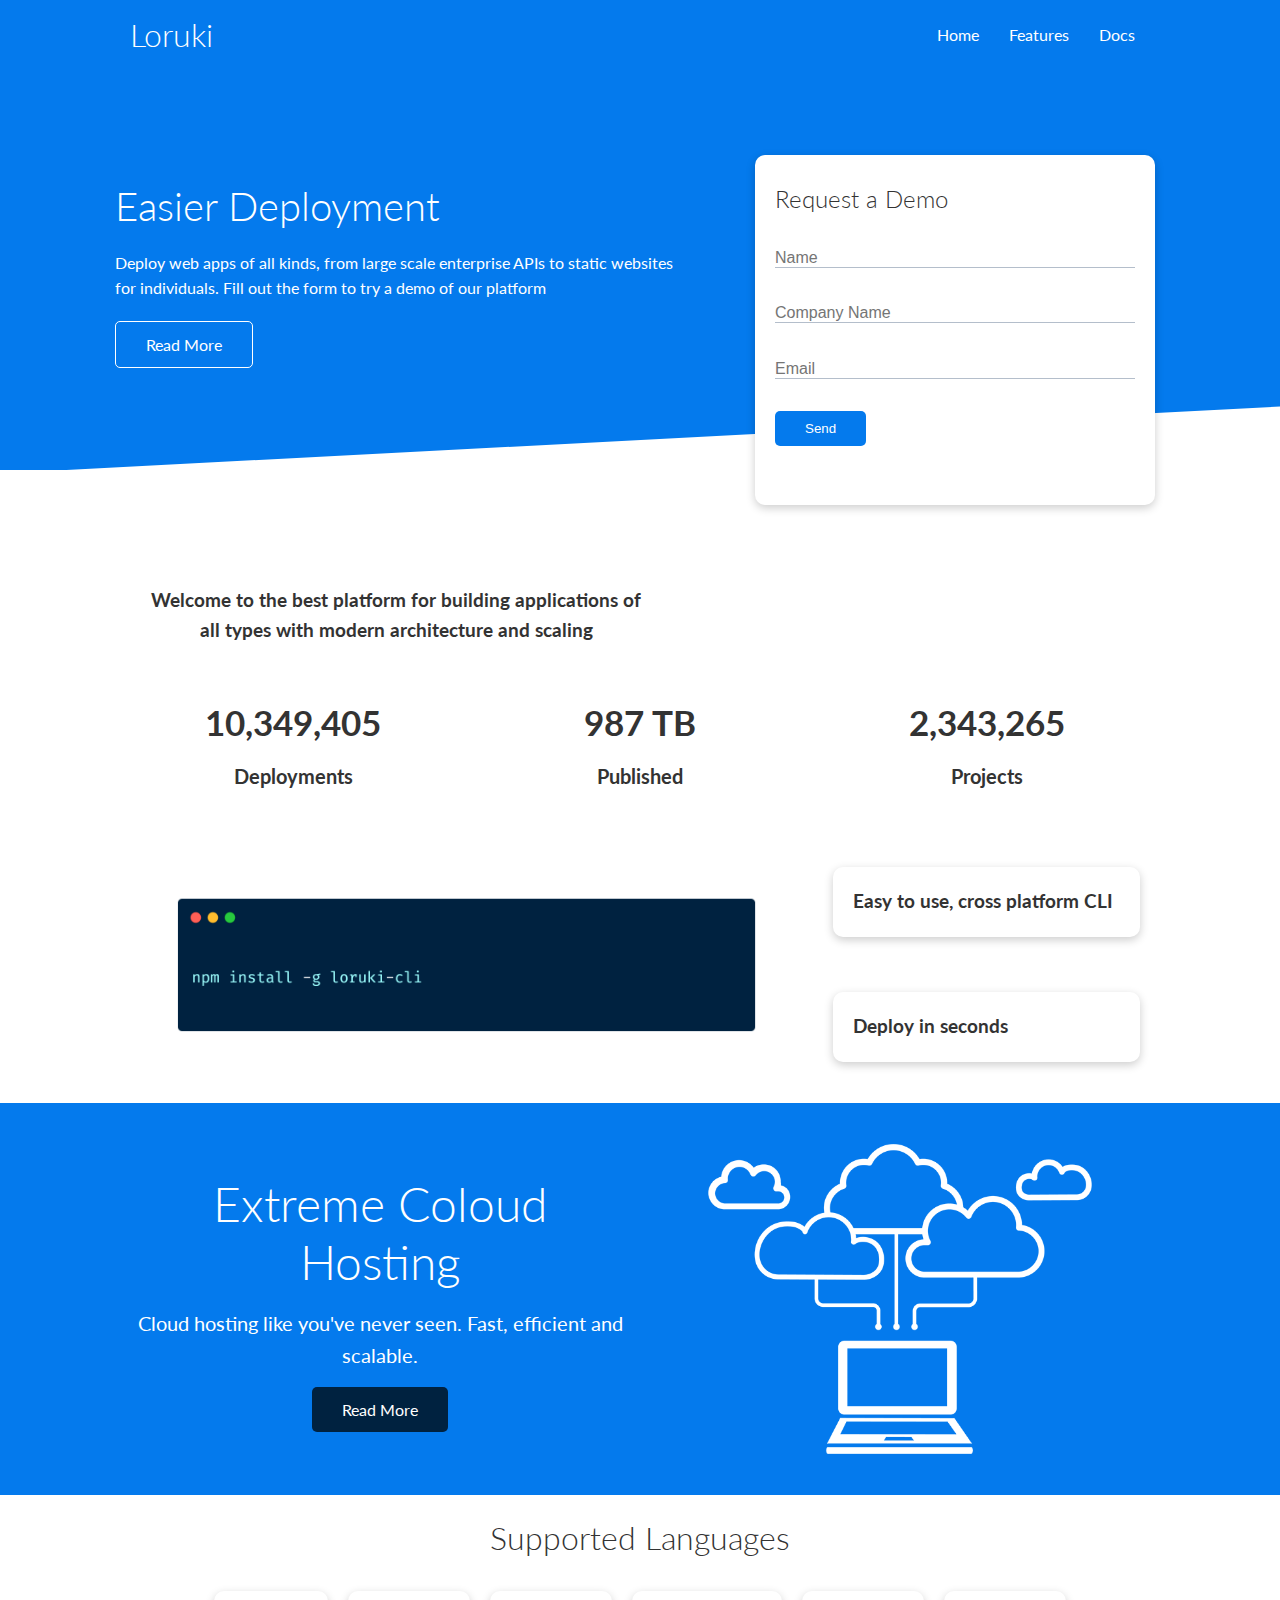
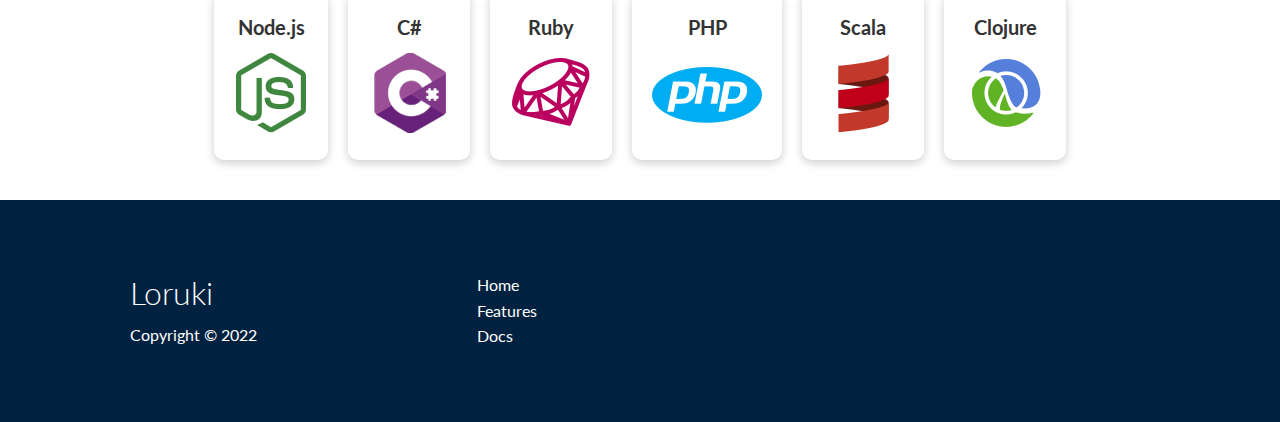
<file: index.html>
<!DOCTYPE html>
<html lang="en">
  <head>
    <meta charset="UTF-8" />
    <meta http-equiv="X-UA-Compatible" content="IE=edge" />
    <meta name="viewport" content="width=device-width, initial-scale=1.0" />
    <link
      rel="stylesheet"
      href="https://cdnjs.cloudflare.com/ajax/libs/font-awesome/6.1.1/css/all.min.css"
      integrity="sha512-KfkfwYDsLkIlwQp6LFnl8zNdLGxu9YAA1QvwINks4PhcElQSvqcyVLLD9aMhXd13uQjoXtEKNosOWaZqXgel0g=="
      crossorigin="anonymous"
      referrerpolicy="no-referrer"
    />
    <link rel="stylesheet" href="./css/style.css" />
    <link rel="stylesheet" href="./css/utilities.css" />
    <title>Loruki | Cloud Hosting for Everyone</title>
  </head>

  <body>
    <!-- Navbar -->
    <div class="navbar">
      <div class="container flex">
        <h1 class="logo">Loruki</h1>
        <nav>
          <ul>
            <li><a href="index.html">Home</a></li>
            <li><a href="features.html">Features</a></li>
            <li><a href="docs.html">Docs</a></li>
          </ul>
        </nav>
      </div>
    </div>
    <!-- Showcase -->
    <section class="showcase">
      <div class="container grid">
        <div class="showcase-text">
          <h1>Easier Deployment</h1>
          <p>
            Deploy web apps of all kinds, from large scale enterprise APIs to
            static websites for individuals. Fill out the form to try a demo of
            our platform
          </p>
          <a href="features.html" class="btn btn-outline">Read More</a>
        </div>
        <div class="showcase-form card">
          <h2>Request a Demo</h2>
          <form action="">
            <div class="form-control">
              <input type="text" name="name" placeholder="Name" required />
            </div>
            <div class="form-control">
              <input
                type="text"
                name="company"
                placeholder="Company Name"
                required
              />
            </div>
            <div class="form-control">
              <input type="email" name="email" placeholder="Email" required />
            </div>
            <input type="submit" value="Send" class="btn btn-primary" />
          </form>
        </div>
      </div>
    </section>
    <!-- Stats -->
    <section class="stats">
      <div class="container">
        <h3 class="stats-heading text-center m-1">
          Welcome to the best platform for building applications of all types
          with modern architecture and scaling
        </h3>
        <div class="grid grid-3 text-center my-4">
          <div>
            <i class="fas fa-server fa-3x"></i>
            <h3>10,349,405</h3>
            <p class="text-secondary">Deployments</p>
          </div>
          <div>
            <i class="fas fa-upload fa-3x"></i>
            <h3>987 TB</h3>
            <p class="text-secondary">Published</p>
          </div>
          <div>
            <i class="fas fa-project-diagram fa-3x"></i>
            <h3>2,343,265</h3>
            <p class="text-secondary">Projects</p>
          </div>
        </div>
      </div>
    </section>
    <!-- Cli -->
    <section class="cli">
      <div class="container grid">
        <img src="images/cli.png" alt="" />
        <div class="card">
          <h3>Easy to use, cross platform CLI</h3>
        </div>
        <div class="card">
          <h3>Deploy in seconds</h3>
        </div>
      </div>
    </section>
    <!-- Cloud -->
    <section class="cloud bg-primary my-2 py-2">
      <div class="container grid">
        <div class="text-center">
          <h2 class="lg">Extreme Coloud Hosting</h2>
          <p class="lead my-1">
            Cloud hosting like you've never seen. Fast, efficient and scalable.
          </p>
          <a href="./feature.html" class="btn btn-dark">Read More</a>
        </div>
        <img src="./images/cloud.png" alt="cloud" />
      </div>
    </section>
    <!-- Languages -->
    <section class="languages">
      <h2 class="md text-center my-2">Supported Languages</h2>
      <div class="container flex">
        <div class="card">
          <h4>Node.js</h4>
          <img src="./images/logos/node.png" alt="node" />
        </div>
        <div class="card">
          <h4>C#</h4>
          <img src="./images/logos/csharp.png" alt="sharp" />
        </div>
        <div class="card">
          <h4>Ruby</h4>
          <img src="./images/logos/ruby.png" alt="ruby" />
        </div>
        <div class="card">
          <h4>PHP</h4>
          <img src="./images/logos/php.png" alt="node" />
        </div>
        <div class="card">
          <h4>Scala</h4>
          <img src="./images/logos/scala.png" alt="node" />
        </div>
        <div class="card">
          <h4>Clojure</h4>
          <img src="./images/logos/clojure.png" alt="node" />
        </div>
      </div>
    </section>
    <!-- footer -->
    <footer class="footer bg-dark py-5">
      <div class="container grid grid-3 div">
        <div>
        <h1>Loruki</h1>
        <p>Copyright &copy; 2022</p>
      </div>
      <nav>
        <ul>
          <li><a href="index.html">Home</a></li>
          <li><a href="features.html">Features</a></li>
          <li><a href="docs.html">
              Docs
          </a></li>
        </ul>
      </nav>
      <div class="social"><a href="#"><i class="fab fa-github fa-2x"></i>
        <a href="#"><i class="fab fa-facebook fa-2x"></i>
        <a href="#"><i class="fab fa-instagram fa-2x"></i>
        <a href="#"><i class="fab fa-twitter fa-2x"></i>
      </a></div>
      </div>
    </footer>
  </body>
</html>
</file>
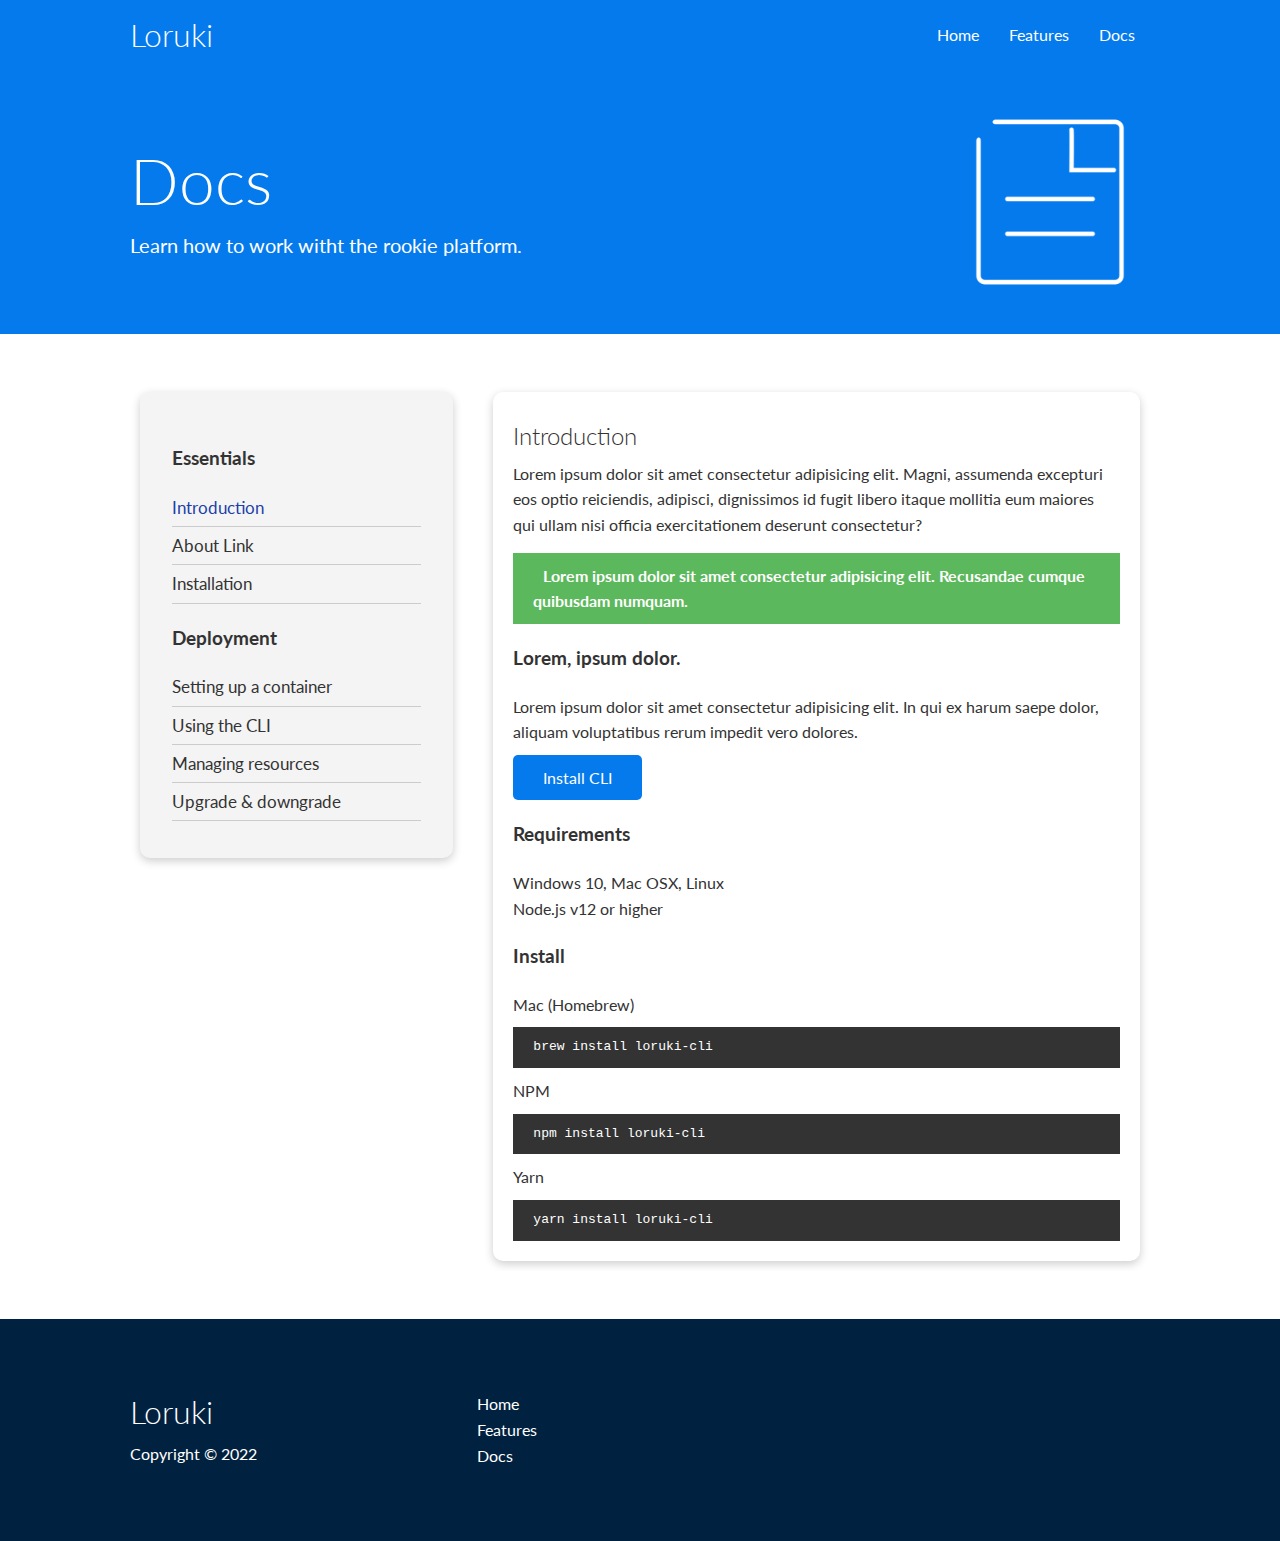
<file: docs.html>
<!DOCTYPE html>
<html lang="en">
  <head>
    <meta charset="UTF-8" />
    <meta http-equiv="X-UA-Compatible" content="IE=edge" />
    <meta name="viewport" content="width=device-width, initial-scale=1.0" />
    <link
      rel="stylesheet"
      href="https://cdnjs.cloudflare.com/ajax/libs/font-awesome/6.1.1/css/all.min.css"
      integrity="sha512-KfkfwYDsLkIlwQp6LFnl8zNdLGxu9YAA1QvwINks4PhcElQSvqcyVLLD9aMhXd13uQjoXtEKNosOWaZqXgel0g=="
      crossorigin="anonymous"
      referrerpolicy="no-referrer"
    />
    <link rel="stylesheet" href="./css/style.css" />
    <link rel="stylesheet" href="./css/utilities.css" />
    <title>Loruki | Cloud Hosting for Everyone</title>
  </head>

  <body>
    <!-- Navbar -->
    <div class="navbar">
      <div class="container flex">
        <h1 class="logo">Loruki</h1>
        <nav>
          <ul>
            <li><a href="index.html">Home</a></li>
            <li><a href="features.html">Features</a></li>
            <li><a href="docs.html">Docs</a></li>
          </ul>
        </nav>
      </div>
    </div>
    <!-- Head -->
    <section class="features-head bg-primary py-3"><div class="container grid"><div><h1 class="xl">Docs</h1>
    <p class="lead">
     Learn how to work witht the rookie platform.
    </p></div><img src="./images/docs.png" alt="server"></div></section>
    <!-- Docs main -->
    <section class="docs-main my-4">
      <div class="container grid">
        <div class="card bg-light p-3">
          <h3 class="my-2">Essentials</h3>
          <nav>
            <ul>
              <li><a class="text-primary" vhref="#">Introduction</a></li>
              <li><a href="#">About Link</a></li>
              <li><a href="#"></a>Installation</a></li>
            </ul>
          </nav>
          <h3 class="my-2">Deployment</h3>
          <nav>
            <ul>
              <li><a href="#">Setting up a container</a></li>
              <li><a href="#">Using the CLI</a></li>
              <li><a href="#"></a>Managing resources</a></li>
              <li><a href="#"></a>Upgrade & downgrade</a></li>
            </ul>
          </nav>
        </div>
        <div class="card">
          <h2>Introduction</h2>
          <p>Lorem ipsum dolor sit amet consectetur adipisicing elit. Magni, assumenda excepturi eos optio reiciendis, adipisci, dignissimos id fugit libero itaque mollitia eum maiores qui ullam nisi officia exercitationem deserunt consectetur?</p>
          <div class="alert alert-success">
            <i class="fas fa-info"></i>Lorem ipsum dolor sit amet consectetur adipisicing elit. Recusandae cumque quibusdam numquam.
          </div>
          <h3>Lorem, ipsum dolor.</h3>
          <p>Lorem ipsum dolor sit amet consectetur adipisicing elit. In qui ex harum saepe dolor, aliquam voluptatibus rerum impedit vero dolores.</p>
          <a href="#" class="btn btn-primary">Install CLI</a>
          <h3>Requirements</h3>
          <ul>
            <li>Windows  10, Mac OSX, Linux</li>
            <li>Node.js v12 or higher</li>
          </ul>
          <h3>Install</h3>
          <p>Mac (Homebrew)</p>
          <pre><code>brew install loruki-cli</code></pre>
           <p>NPM</p>
          <pre><code>npm install loruki-cli</code></pre>
           <p>Yarn</p>
          <pre><code>yarn install loruki-cli</code></pre>
        </div>
      </div>
    </section>
    <!-- footer -->
    <footer class="footer bg-dark py-5">
      <div class="container grid grid-3 div">
        <div>
        <h1>Loruki</h1>
        <p>Copyright &copy; 2022</p>
      </div>
      <nav>
        <ul>
          <li><a href="index.html">Home</a></li>
          <li><a href="features.html">Features</a></li>
          <li><a href="docs.html">
              Docs
          </a></li>
        </ul>
      </nav>
      <div class="social"><a href="#"><i class="fab fa-github fa-2x"></i>
        <a href="#"><i class="fab fa-facebook fa-2x"></i>
        <a href="#"><i class="fab fa-instagram fa-2x"></i>
        <a href="#"><i class="fab fa-twitter fa-2x"></i>
      </a></div>
      </div>
    </footer>
  </body>
</html>
</file>
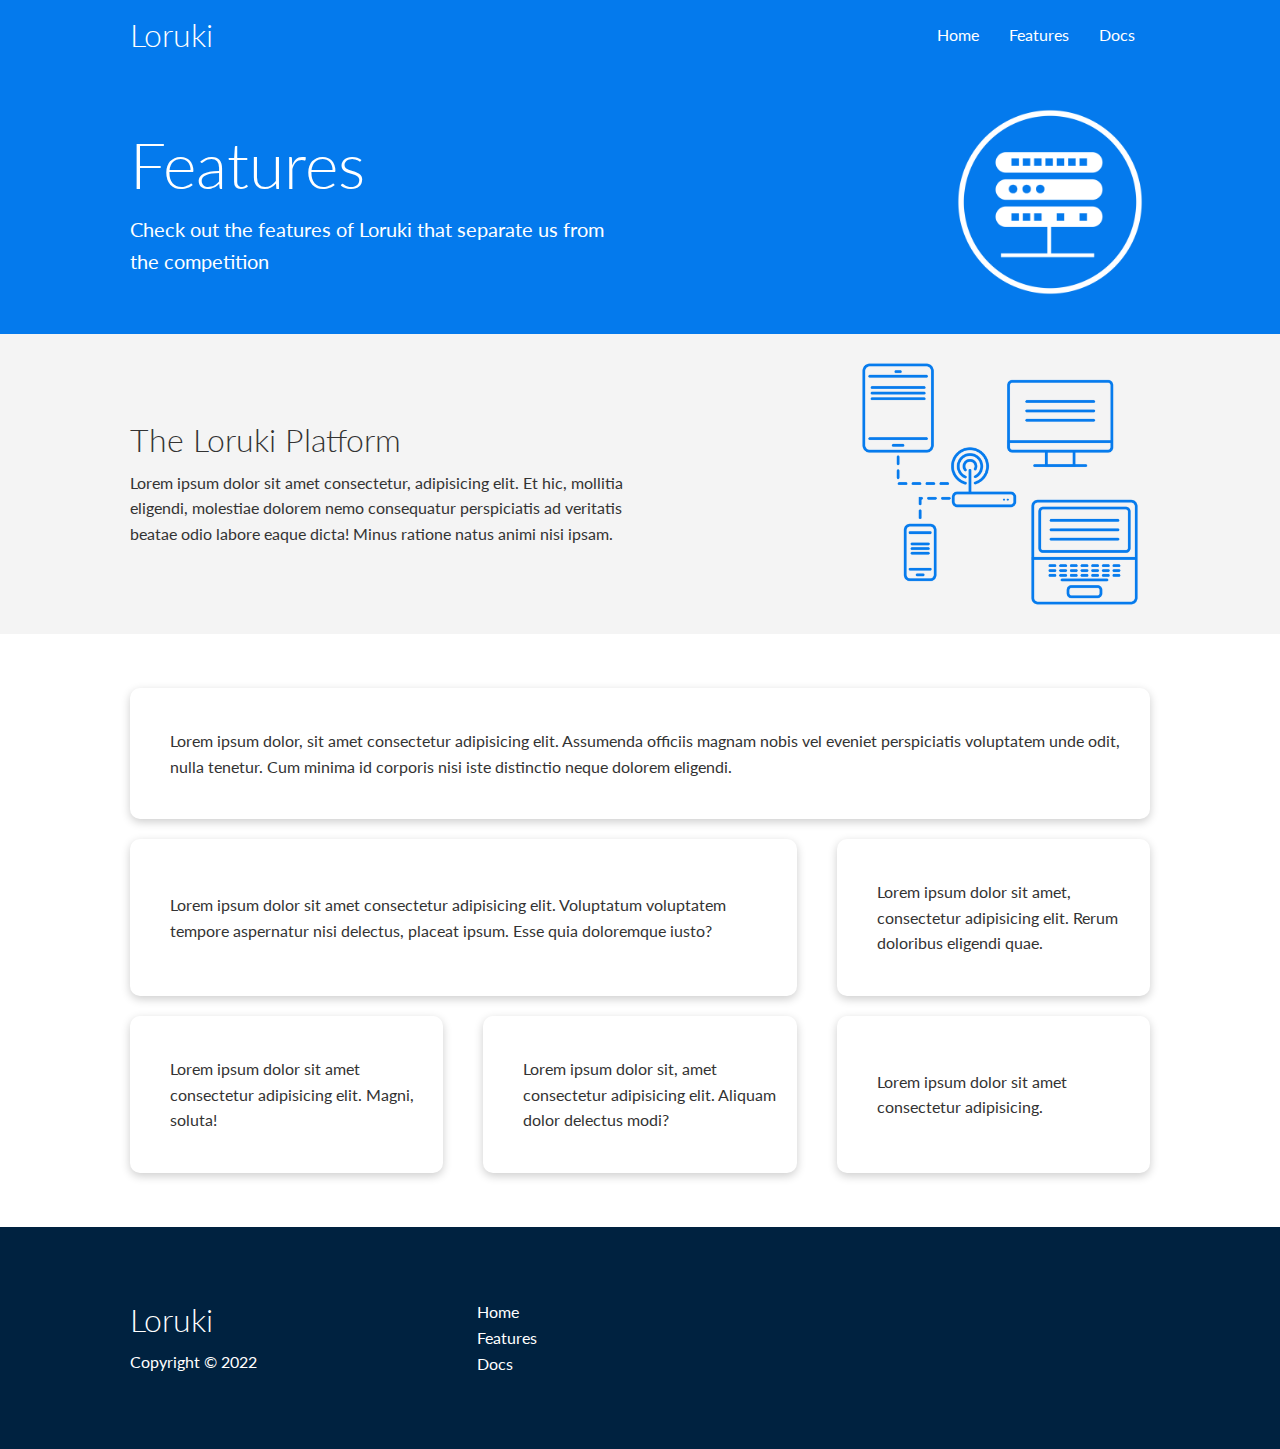
<file: features.html>
<!DOCTYPE html>
<html lang="en">
  <head>
    <meta charset="UTF-8" />
    <meta http-equiv="X-UA-Compatible" content="IE=edge" />
    <meta name="viewport" content="width=device-width, initial-scale=1.0" />
    <link
      rel="stylesheet"
      href="https://cdnjs.cloudflare.com/ajax/libs/font-awesome/6.1.1/css/all.min.css"
      integrity="sha512-KfkfwYDsLkIlwQp6LFnl8zNdLGxu9YAA1QvwINks4PhcElQSvqcyVLLD9aMhXd13uQjoXtEKNosOWaZqXgel0g=="
      crossorigin="anonymous"
      referrerpolicy="no-referrer"
    />
    <link rel="stylesheet" href="./css/style.css" />
    <link rel="stylesheet" href="./css/utilities.css" />
    <title>Loruki | Cloud Hosting for Everyone</title>
  </head>

  <body>
    <!-- Navbar -->
    <div class="navbar">
      <div class="container flex">
        <h1 class="logo">Loruki</h1>
        <nav>
          <ul>
            <li><a href="index.html">Home</a></li>
            <li><a href="features.html">Features</a></li>
            <li><a href="docs.html">Docs</a></li>
          </ul>
        </nav>
      </div>
    </div>
    <!-- Head -->
    <section class="features-head bg-primary py-3"><div class="container grid"><div><h1 class="xl">Features</h1>
    <p class="lead">
     Check out the features of Loruki that separate us from the competition
    </p></div><img src="./images/server.png" alt="server"></div></section>
    <!-- Sub head -->
    <section class="features-sub-head bg-light py3">
     <div class="container grid">
      <div><h1 class="md">The Loruki Platform</h1>
    <p>
     Lorem ipsum dolor sit amet consectetur, adipisicing elit. Et hic, mollitia eligendi, molestiae dolorem nemo consequatur perspiciatis ad veritatis beatae odio labore eaque dicta! Minus ratione natus animi nisi ipsam.
    </p></div><img src="./images/server2.png" alt="server">
     </div>
    </section>
    <section class="features-main my-2">
     <div class="container grid grid-3">
      <div class="card flex">
       <i class="fas fa-server fa-3x"></i>
       <p>Lorem ipsum dolor, sit amet consectetur adipisicing elit. Assumenda officiis magnam nobis vel eveniet perspiciatis voluptatem unde odit, nulla tenetur. Cum minima id corporis nisi iste distinctio neque dolorem eligendi.</p>
      </div>
      <div class="card flex">
       <i class="fas fa-server fa-3x"></i>
       <p>Lorem ipsum dolor sit amet consectetur adipisicing elit. Voluptatum voluptatem tempore aspernatur nisi delectus, placeat ipsum. Esse quia doloremque iusto?</p>
      </div>
      <div class="card flex">
       <i class="fas fa-laptop-code fa-3x"></i>
       <p>Lorem ipsum dolor sit amet, consectetur adipisicing elit. Rerum doloribus eligendi quae.</p>
      </div>
      <div class="card flex">
       <i class="fas fa-database fa-3x"></i>
       <p>Lorem ipsum dolor sit amet consectetur adipisicing elit. Magni, soluta!</p>
      </div>
      <div class="card flex">
       <i class="fas fa-power-off fa-3x"></i>
       <p>Lorem ipsum dolor sit, amet consectetur adipisicing elit. Aliquam dolor delectus modi?</p>
      </div>
      <div class="card flex">
       <i class="fas fa-upload fa-3x"></i>
       <p>Lorem ipsum dolor sit amet consectetur adipisicing.</p>
      </div>
     </div>
    </section>
    <!-- footer -->
    <footer class="footer bg-dark py-5">
      <div class="container grid grid-3 div">
        <div>
        <h1>Loruki</h1>
        <p>Copyright &copy; 2022</p>
      </div>
      <nav>
        <ul>
          <li><a href="index.html">Home</a></li>
          <li><a href="features.html">Features</a></li>
          <li><a href="docs.html">
              Docs
          </a></li>
        </ul>
      </nav>
      <div class="social"><a href="#"><i class="fab fa-github fa-2x"></i>
        <a href="#"><i class="fab fa-facebook fa-2x"></i>
        <a href="#"><i class="fab fa-instagram fa-2x"></i>
        <a href="#"><i class="fab fa-twitter fa-2x"></i>
      </a></div>
      </div>
    </footer>
  </body>
</html>
</file>
<file: css/style.css>
@import url("https://fonts.googleapis.com/css2?family=Lato:wght@300&display=swap");
:root {
  --primary-color: #047aed;
  --secondary-color: #1c3fa8;
  --dark-color: #002240;
  --light-color: #f4f4f4;
  --success-color: #5cb85c;
  --error-color: #d9534f;
}
* {
  box-sizing: border-box;
  padding: 0;
  margin: 0;
}
body {
  font-family: "Lato", sans-serif;
  color: #333;
  line-height: 1.6;
}
ul {
  list-style-type: none;
}
a {
  text-decoration: none;
  color: #333;
}
h1,
h2 {
  font-weight: 300;
  line-height: 1.2;
  margin: 10px 0;
}
p {
  margin: 10px 0;
}
img {
  width: 100%;
}
code,
pre {
  background-color: #333;
  color: #fff;
  padding: 10px;
}
.hidden {
  visibility: hidden;
  height: 0;
}
/* Navbar */
.navbar {
  background-color: var(--primary-color);
  color: #fff;
  height: 70px;
}
.navbar .flex {
  justify-content: space-between;
}
.navbar ul {
  display: flex;
}
.navbar a {
  color: #fff;
  padding: 10px;
  margin: 0 5px;
}
.navbar a:hover {
  border-bottom: 2px #fff solid;
}
/* Showcase */
.showcase {
  height: 400px;
  background-color: var(--primary-color);
  color: #fff;
  position: relative;
}
.showcase h1 {
  font-size: 40px;
}
.showcase p {
  margin: 20px 0;
}
.showcase .grid {
  grid-template-columns: 55% 45%;
  gap: 30px;
  overflow: visible;
}
.showcase-text {
  animation: slideInFromLeft 1s ease-in;
}
.showcase-form {
  position: relative;
  top: 60px;
  height: 350px;
  width: 400px;
  padding: 40px;
  z-index: 100;
  justify-self: flex-end;
  animation: slideInFromRight 1s ease-in;
}
.showcase-form .form-control {
  margin: 30px 0;
}
.showcase-form input[type="text"],
.showcase-form input[type="email"] {
  border: 0;
  border-bottom: 1px solid #b4becb;
  width: 100%;
  font-size: 16px;
}
.showcase-form input:focus {
  outline: none;
}
.showcase::after,
.showcase::after {
  content: "";
  position: absolute;
  height: 100px;
  bottom: -70px;
  right: 0;
  left: 0;
  background-color: #fff;
  transform: skewY(-3deg);
  -webkit-transform: skewY(-3deg);
  -moz-transform: skewY(-3deg);
  -ms-transform: skewY(-3deg);
}
/* Stats */
.stats {
  padding-top: 100px;
  animation: slideInFromBottom 1s ease-in;
}
.stats-heading {
  max-width: 500px;
  margin: auto;
}
.stats .grid h3 {
  font-size: 35px;
}
.stats .grid p {
  font-size: 20px;
  font-weight: bold;
}
/* Cli */
.cli .grid {
  grid-template-columns: repeat(3, 1fr);
  grid-template-rows: repeat(2, 1fr);
}
.cli .grid > *:first-child {
  grid-column: 1 / span 2;
  grid-row: 1 / span 2;
}
/* Cloud */
.cloud.grid {
  grid-template-columns: 4fr 3fr;
}
/* languages */
.languages .flex {
  flex-wrap: wrap;
}
.languages .card {
  text-align: center;
  margin: 10px 10px 40px;
  transition: transform 0.2s ease-in;
}
.languages .card h4 {
  font-size: 20px;
  margin-bottom: 10px;
}
.languages .card:hover {
  transform: translateY(-15px);
}
/* Features */
.features-head img,
.docs-head img {
  width: 200px;
  justify-self: flex-end;
}
.features-sub-head img {
  width: 300px;
  justify-self: flex-end;
}
.features-main .card > i {
  margin-right: 20px;
}
.features-main .grid {
  padding: 30px;
}
.features-main .grid > *:first-child {
  grid-column: 1 / span 3;
}
.features-main .grid > *:nth-child(2) {
  grid-column: 1 / span 2;
}
/* Docs */
.docs-main h3 {
  margin: 20px 0;
}
.docs-main .grid {
  grid-template-columns: 1fr 2fr;
  align-items: flex-start;
}
.docs-main nav li {
  font-size: 17px;
  padding-bottom: 5px;
  margin-bottom: 5px;
  border-bottom: 1px #ccc solid;
}
.docs-main a:hover {
  font-weight: bold;
}
/* Footer */
.footer .social a {
  margin: 0 10px;
}
/* Animations */
@keyframes slideInFromLeft {
  0% {
    transform: translateX(-100%);
  }
  100% {
    transform: translateX(0);
  }
}
@keyframes slideInFromRight {
  0% {
    transform: translateX(100%);
  }
  100% {
    transform: translateX(0);
  }
}
@keyframes slideInFromTop {
  0% {
    transform: translateY(-100%);
  }
  100% {
    transform: translateY(0);
  }
}
@keyframes slideInFromBottom {
  0% {
    transform: translateY(100%);
  }
  100% {
    transform: translateY(0);
  }
}
/* Tablets and under */
@media (max-width: 768px) {
  .grid,
  .showcase .grid,
  .stats .grid,
  .cli .grid,
  .cloud .grid,
  .features-main .grid,
  .docs-main .grid {
    grid-template-columns: 1fr;
    grid-template-rows: 1fr;
  }
  .showcase {
    height: auto;
  }
  .showcase-text {
    text-align: center;
    margin-top: 40px;
    animation: slideInFromBottom 1s ease-in;
  }
  .showcase-form {
    justify-self: center;
    margin: auto;
  }
  .cli .grid > *:first-child {
    grid-column: 1;
    grid-row: 1;
  }
  .features-head,
  .features-sub-head,
  .docs-head {
    text-align: center;
  }
  .features-head img,
  .features-sub-head img,
  .docs-head img {
    justify-self: center;
  }
  .features-main .grid > *:first-child,
  .features-main .grid > *:nth-child(2) {
    grid-column: 1;
  }
}
/* Mobile */
@media (max-width: 500px) {
  .navbar {
    height: 110px;
  }
  .navbar .flex {
    flex-direction: column;
  }
  .navbar.ul {
    padding: 10px;
    background-color: rgba(0, 0, 0, 0.1);
  }
}
</file>
<file: css/utilities.css>
/* Utilities */
.container {
  max-width: 1100px;
  margin: 0 auto;
  overflow: auto;
  padding: 0 40px;
}
.card {
  background-color: #fff;
  color: #333;
  border-radius: 10px;
  box-shadow: 0 3px 10px rgba(0, 0, 0, 0.2);
  padding: 20px;
  margin: 10px;
}
.btn {
  display: inline-block;
  padding: 10px 30px;
  cursor: pointer;
  background-color: var(--primary-color);
  border: none;
  color: #fff;
  border-radius: 5px;
}
.btn-outline {
  background-color: transparent;
  border: 1px #fff solid;
}
.btn:hover {
  transform: scale(0.9);
}
/* Backgrounds colored buttons */
.bg-primary,
.btn-primary {
  background-color: var(--primary-color);
  color: #fff;
}
.bg-secondary,
.btn-secondary {
  background-color: var(--secondary-color);
  color: #fff;
}
.bg-dark,
.btn-dark {
  background-color: var(--dark-color);
  color: #fff;
}
.btn-light,
.bg-light {
  background-color: var(--light-color);
  color: #333;
}
.bg-primary a,
.btn-primary a,
.bg-secondary a,
.btn-secondary a,
.bg-dark a,
.btn-dark a,
.bg-dark a,
.btn-dark a {
  color: #fff;
}
/* Text colors */
.bg-primary,
.btn-primary {
  background-color: var(--primary-color);
  color: #fff;
}
.text-primary {
  color: var(--secondary-color);
}
.text-dark {
  color: var(--dark-color);
}
.text-light {
  color: var(--light-color);
}
/* Text sizes */
.lead {
  font-size: 20px;
}
.sm {
  font-size: 1rem;
}
.md {
  font-size: 2rem;
}
.lg {
  font-size: 3rem;
}
.xl {
  font-size: 4rem;
}
.text-center {
  text-align: center;
}
/* Alert */
.alert {
  background-color: var(--light-color);
  padding: 10px 20px;
  font-weight: bold;
  margin: 15px 0;
}
.alert i {
  margin-right: 10px;
}
.alert-success {
  background-color: var(--success-color);
  color: #fff;
}
.alert-error {
  background-color: var(--error-color);
  color: #fff;
}
.flex {
  display: flex;
  justify-content: center;
  align-items: center;
  height: 100%;
}
.grid {
  display: grid;
  grid-template-columns: 1fr 1fr;
  gap: 20px;
  justify-content: center;
  align-items: center;
  height: 100%;
}
.grid-3 {
  grid-template-columns: repeat(3, 1fr);
}
/* Margin */
.my-1 {
  margin: 1rem 0;
}
.my-2 {
  margin: 1.5rem 0;
}
.my-3 {
  margin: 2rem 0;
}
.my-4 {
  margin: 3rem 0;
}
.my-5 {
  margin: 4rem 0;
}
.m-1 {
  margin: 1rem;
}
.m-2 {
  margin: 1.5rem;
}
.m-3 {
  margin: 2rem;
}
.m-4 {
  margin: 3rem;
}
.m-5 {
  margin: 4rem;
}
.py-1 {
  padding: 1rem 0;
}
.py-2 {
  padding: 1.5rem 0;
}
.py-3 {
  padding: 2rem 0;
}
.py-4 {
  padding: 3rem 0;
}
.py-5 {
  padding: 4rem 0;
}
.py-1 {
  padding: 1rem 0;
}
.p-2 {
  padding: 1.5rem;
}
.p-3 {
  padding: 2rem;
}
.p-4 {
  padding: 3rem;
}
.p-5 {
  padding: 4rem;
}
</file>
